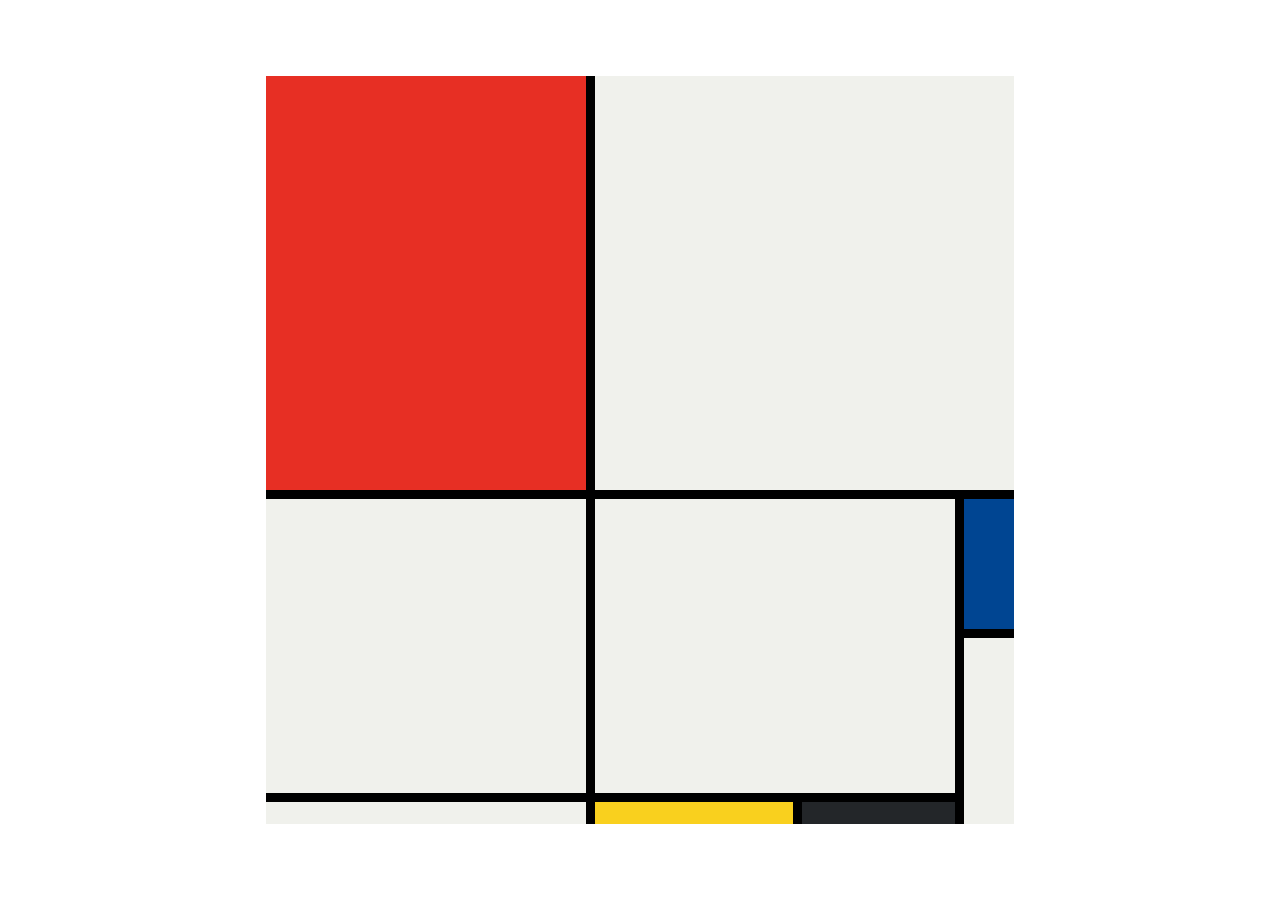
<file: section10/index.html>
<!DOCTYPE html>
<html lang="en">
  <head>
    <meta charset="UTF-8" />
    <meta name="viewport" content="width=device-width, initial-scale=1.0" />
    <title>Mondrian Painting</title>
    <style>
      /*
        Background: #000000
        White: #f0f1eC
        Red: #e72f24
        Black: #232629
        Blue: #004592
        Yellow: #f9d01e
        */
      body {
        display: flex;
        justify-content: center;
        align-items: center;
        height: 100vh;
        margin: 0;
        padding: 0;
      }

      .container {
        height: 748px;
        width: 748px;
        display: grid;
        background-color: #000000;
        grid-template-columns: 320px 198px 153px 50px;
        grid-template-rows: 414px 130px 155px 22px;
        gap: 9px;
      }

      .item {
        background-color: #f0f1ec;
      }

      .red {
        background-color: #e72f24;
      }

      .black {
        background-color: #232629;
      }

      .blue {
        background-color: #004592;
      }

      .yellow {
        background-color: #f9d01e;
      }

      .white1 {
        grid-column: span 3;
      }

      .white2 {
        grid-row: span 2;
      }

      .white3 {
        grid-area: 2 / 2 / 4 / 4;
      }

      .white4 {
        grid-row: span 2;
      }
    </style>
  </head>
  <body>
    <div class="container">
      <div class="item red"></div>
      <div class="item white1"></div>
      <div class="item white2"></div>
      <div class="item white3"></div>
      <div class="item blue"></div>
      <div class="item white4"></div>
      <div class="item"></div>
      <div class="item yellow"></div>
      <div class="item black"></div>
    </div>
  </body>
</html>
</file>
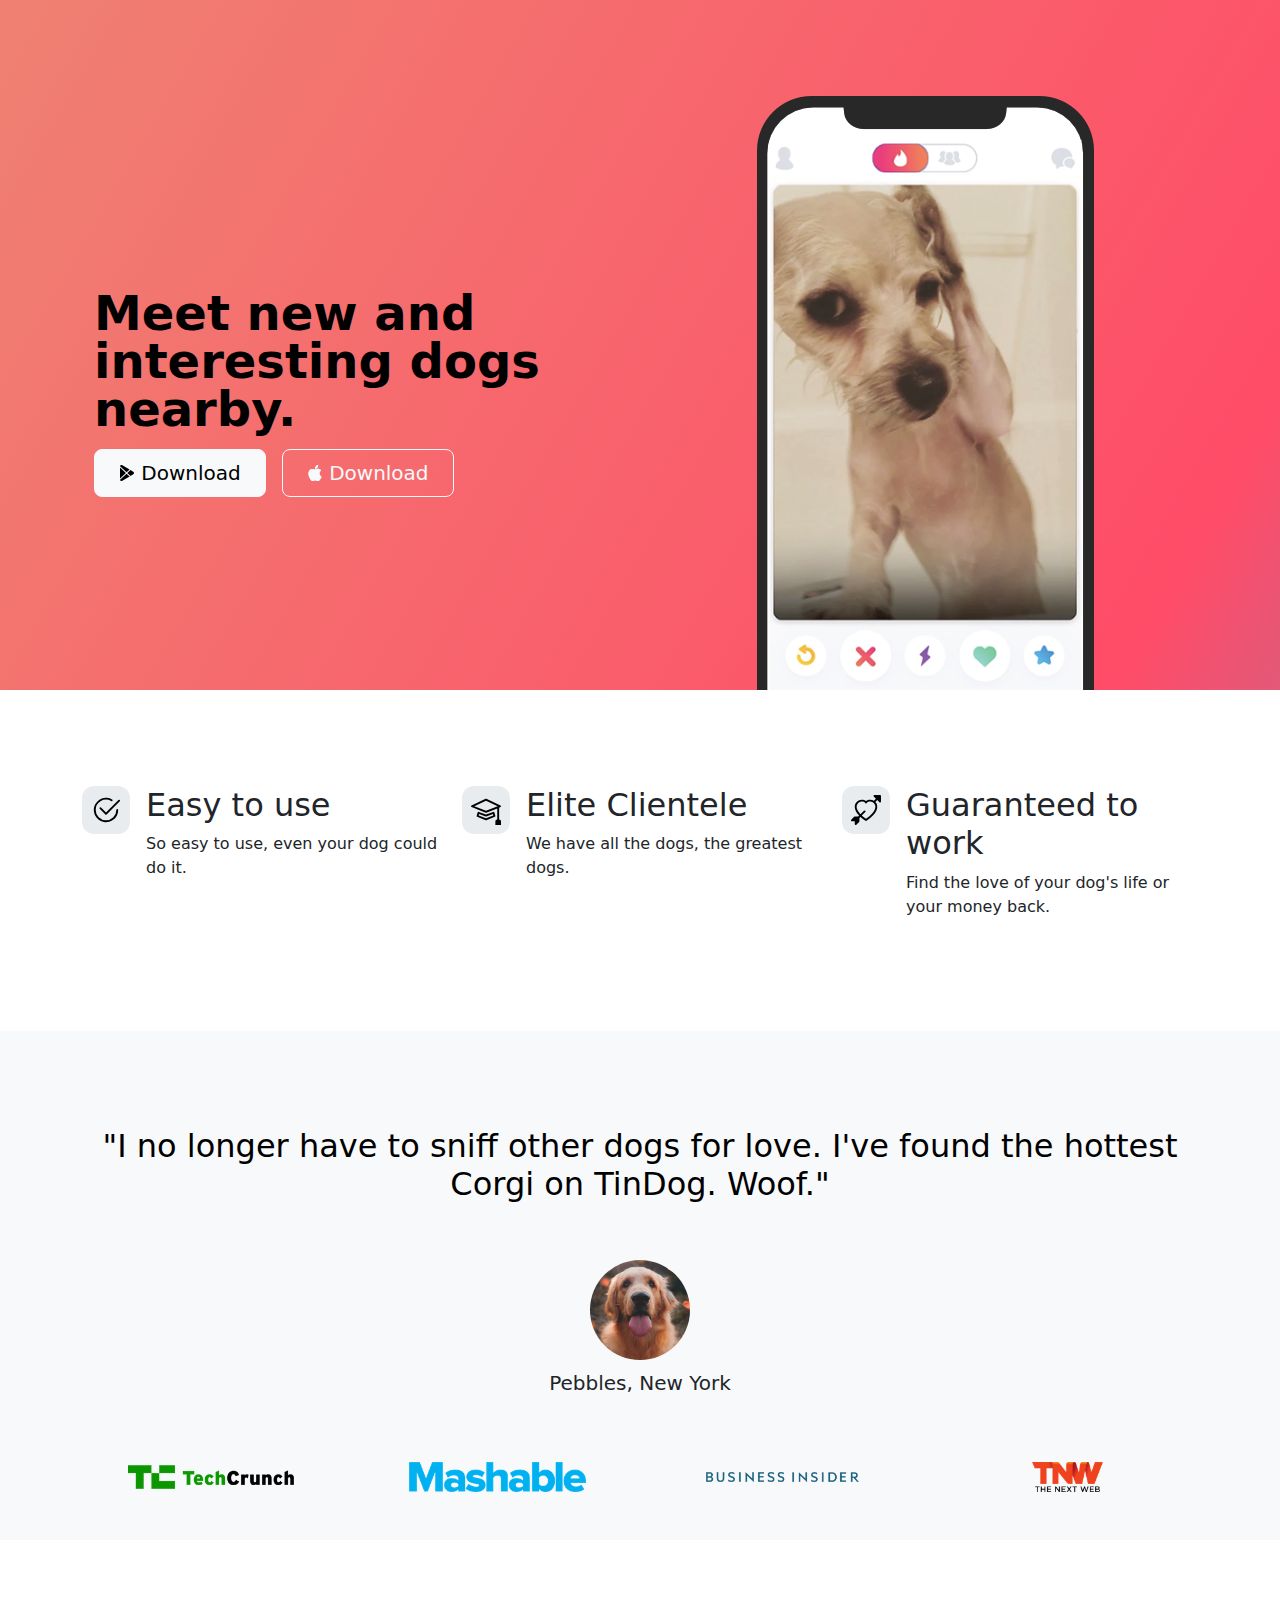
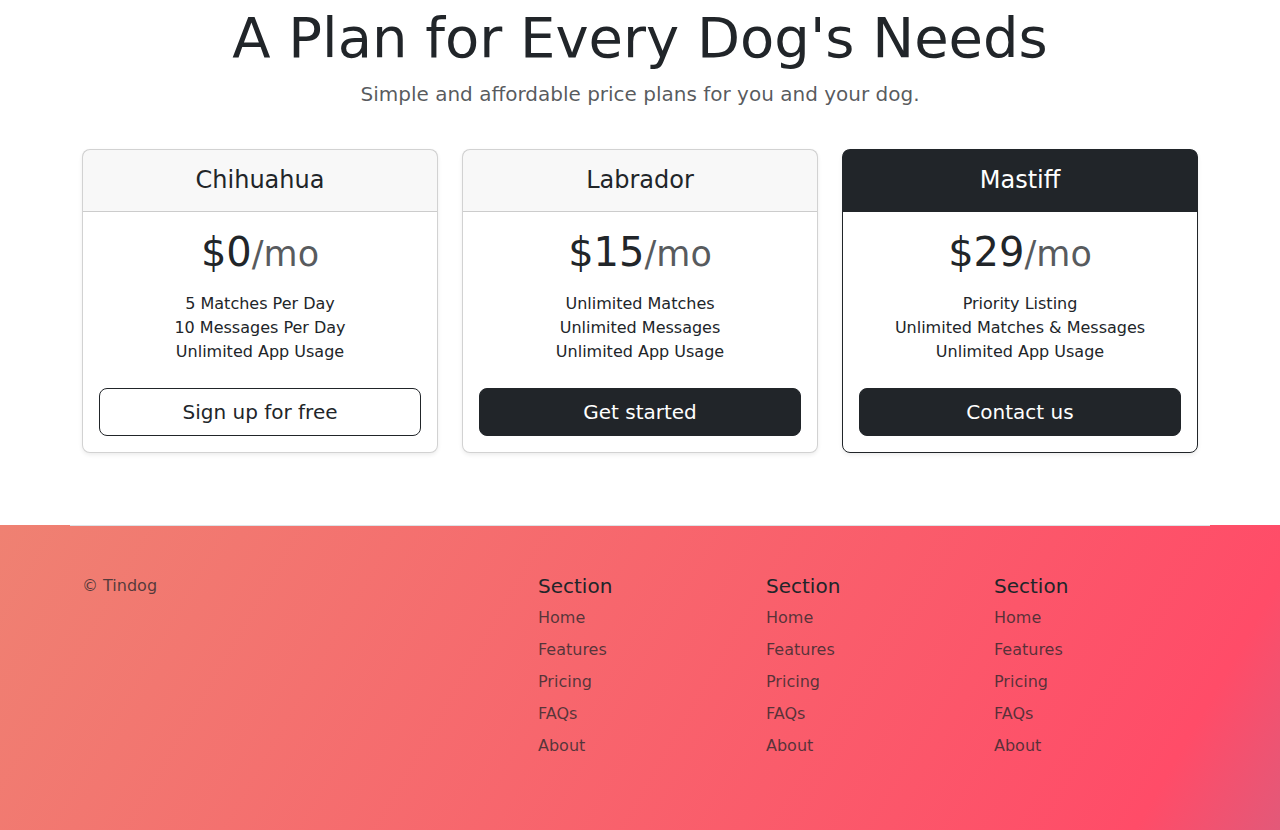
<file: section11/index.html>
<!DOCTYPE html>
<html lang="en">
  <head>
    <meta charset="UTF-8" />
    <meta name="viewport" content="width=device-width, initial-scale=1.0" />
    <title>TinDog</title>
    <link
      href="https://cdn.jsdelivr.net/npm/bootstrap@5.3.3/dist/css/bootstrap.min.css"
      rel="stylesheet"
      integrity="sha384-QWTKZyjpPEjISv5WaRU9OFeRpok6YctnYmDr5pNlyT2bRjXh0JMhjY6hW+ALEwIH"
      crossorigin="anonymous"
    />
    <link rel="stylesheet" href="style.css" />
  </head>

  <body>
    <!-- Title -->
    <section id="title" class="gradient-background">
      <div class="container col-xxl-8 px-4 pt-5">
        <div class="row flex-lg-row-reverse align-items-center g-5 pt-5">
          <div class="col-10 col-sm-8 col-lg-6">
            <img
              src="./images/iphone.png"
              class="d-block mx-lg-auto img-fluid"
              alt="Phone with the application demonstration."
              height="200"
              loading="lazy"
            />
          </div>
          <div class="col-lg-6">
            <h1 class="display-5 fw-bold text-body-emphasis lh-1 mb-3">
              Meet new and interesting dogs nearby.
            </h1>
            <div class="d-grid gap-2 d-md-flex justify-content-md-start">
              <button type="button" class="btn btn-light btn-lg px-4 me-md-2">
                <svg
                  xmlns="http://www.w3.org/2000/svg"
                  width="16"
                  height="16"
                  fill="currentColor"
                  class="bi bi-google-play mb-1"
                  viewBox="0 0 16 16"
                >
                  <path
                    d="M14.222 9.374c1.037-.61 1.037-2.137 0-2.748L11.528 5.04 8.32 8l3.207 2.96 2.694-1.586Zm-3.595 2.116L7.583 8.68 1.03 14.73c.201 1.029 1.36 1.61 2.303 1.055l7.294-4.295ZM1 13.396V2.603L6.846 8 1 13.396ZM1.03 1.27l6.553 6.05 3.044-2.81L3.333.215C2.39-.341 1.231.24 1.03 1.27Z"
                  />
                </svg>
                Download
              </button>
              <button type="button" class="btn btn-outline-light btn-lg px-4">
                <svg
                  xmlns="http://www.w3.org/2000/svg"
                  width="16"
                  height="16"
                  fill="currentColor"
                  class="bi bi-apple mb-1"
                  viewBox="0 0 16 16"
                >
                  <path
                    d="M11.182.008C11.148-.03 9.923.023 8.857 1.18c-1.066 1.156-.902 2.482-.878 2.516.024.034 1.52.087 2.475-1.258.955-1.345.762-2.391.728-2.43Zm3.314 11.733c-.048-.096-2.325-1.234-2.113-3.422.212-2.189 1.675-2.789 1.698-2.854.023-.065-.597-.79-1.254-1.157a3.692 3.692 0 0 0-1.563-.434c-.108-.003-.483-.095-1.254.116-.508.139-1.653.589-1.968.607-.316.018-1.256-.522-2.267-.665-.647-.125-1.333.131-1.824.328-.49.196-1.422.754-2.074 2.237-.652 1.482-.311 3.83-.067 4.56.244.729.625 1.924 1.273 2.796.576.984 1.34 1.667 1.659 1.899.319.232 1.219.386 1.843.067.502-.308 1.408-.485 1.766-.472.357.013 1.061.154 1.782.539.571.197 1.111.115 1.652-.105.541-.221 1.324-1.059 2.238-2.758.347-.79.505-1.217.473-1.282Z"
                  />
                  <path
                    d="M11.182.008C11.148-.03 9.923.023 8.857 1.18c-1.066 1.156-.902 2.482-.878 2.516.024.034 1.52.087 2.475-1.258.955-1.345.762-2.391.728-2.43Zm3.314 11.733c-.048-.096-2.325-1.234-2.113-3.422.212-2.189 1.675-2.789 1.698-2.854.023-.065-.597-.79-1.254-1.157a3.692 3.692 0 0 0-1.563-.434c-.108-.003-.483-.095-1.254.116-.508.139-1.653.589-1.968.607-.316.018-1.256-.522-2.267-.665-.647-.125-1.333.131-1.824.328-.49.196-1.422.754-2.074 2.237-.652 1.482-.311 3.83-.067 4.56.244.729.625 1.924 1.273 2.796.576.984 1.34 1.667 1.659 1.899.319.232 1.219.386 1.843.067.502-.308 1.408-.485 1.766-.472.357.013 1.061.154 1.782.539.571.197 1.111.115 1.652-.105.541-.221 1.324-1.059 2.238-2.758.347-.79.505-1.217.473-1.282Z"
                  />
                </svg>
                Download
              </button>
            </div>
          </div>
        </div>
      </div>
    </section>
    <!-- Features -->
    <section id="features">
      <div class="container mt-5">
        <div class="row g-4 py-5 row-cols-1 row-cols-lg-3">
          <div class="col d-flex align-items-start">
            <div
              class="icon-square text-body-emphasis bg-body-secondary d-inline-flex align-items-center justify-content-center fs-4 flex-shrink-0 me-3"
            >
              <svg
                xmlns="http://www.w3.org/2000/svg"
                height="30"
                fill="currentColor"
                class="bi bi-check2-circle"
                viewBox="0 0 16 16"
              >
                <path
                  d="M2.5 8a5.5 5.5 0 0 1 8.25-4.764.5.5 0 0 0 .5-.866A6.5 6.5 0 1 0 14.5 8a.5.5 0 0 0-1 0 5.5 5.5 0 1 1-11 0z"
                />
                <path
                  d="M15.354 3.354a.5.5 0 0 0-.708-.708L8 9.293 5.354 6.646a.5.5 0 1 0-.708.708l3 3a.5.5 0 0 0 .708 0l7-7z"
                />
              </svg>
            </div>
            <div>
              <h3 class="fs-2">Easy to use</h3>
              <p>So easy to use, even your dog could do it.</p>
            </div>
          </div>
          <div class="col d-flex align-items-start">
            <div
              class="icon-square text-body-emphasis bg-body-secondary d-inline-flex align-items-center justify-content-center fs-4 flex-shrink-0 me-3"
            >
              <svg
                xmlns="http://www.w3.org/2000/svg"
                height="30"
                fill="currentColor"
                class="bi bi-mortarboard"
                viewBox="0 0 16 16"
              >
                <path
                  d="M8.211 2.047a.5.5 0 0 0-.422 0l-7.5 3.5a.5.5 0 0 0 .025.917l7.5 3a.5.5 0 0 0 .372 0L14 7.14V13a1 1 0 0 0-1 1v2h3v-2a1 1 0 0 0-1-1V6.739l.686-.275a.5.5 0 0 0 .025-.917l-7.5-3.5ZM8 8.46 1.758 5.965 8 3.052l6.242 2.913L8 8.46Z"
                />
                <path
                  d="M4.176 9.032a.5.5 0 0 0-.656.327l-.5 1.7a.5.5 0 0 0 .294.605l4.5 1.8a.5.5 0 0 0 .372 0l4.5-1.8a.5.5 0 0 0 .294-.605l-.5-1.7a.5.5 0 0 0-.656-.327L8 10.466 4.176 9.032Zm-.068 1.873.22-.748 3.496 1.311a.5.5 0 0 0 .352 0l3.496-1.311.22.748L8 12.46l-3.892-1.556Z"
                />
              </svg>
            </div>
            <div>
              <h3 class="fs-2">Elite Clientele</h3>
              <p>We have all the dogs, the greatest dogs.</p>
            </div>
          </div>
          <div class="col d-flex align-items-start">
            <div
              class="icon-square text-body-emphasis bg-body-secondary d-inline-flex align-items-center justify-content-center fs-4 flex-shrink-0 me-3"
            >
              <svg
                xmlns="http://www.w3.org/2000/svg"
                height="30"
                fill="currentColor"
                class="bi bi-arrow-through-heart"
                viewBox="0 0 16 16"
              >
                <path
                  fill-rule="evenodd"
                  d="M2.854 15.854A.5.5 0 0 1 2 15.5V14H.5a.5.5 0 0 1-.354-.854l1.5-1.5A.5.5 0 0 1 2 11.5h1.793l.53-.53c-.771-.802-1.328-1.58-1.704-2.32-.798-1.575-.775-2.996-.213-4.092C3.426 2.565 6.18 1.809 8 3.233c1.25-.98 2.944-.928 4.212-.152L13.292 2 12.147.854A.5.5 0 0 1 12.5 0h3a.5.5 0 0 1 .5.5v3a.5.5 0 0 1-.854.354L14 2.707l-1.006 1.006c.236.248.44.531.6.845.562 1.096.585 2.517-.213 4.092-.793 1.563-2.395 3.288-5.105 5.08L8 13.912l-.276-.182a21.86 21.86 0 0 1-2.685-2.062l-.539.54V14a.5.5 0 0 1-.146.354l-1.5 1.5Zm2.893-4.894A20.419 20.419 0 0 0 8 12.71c2.456-1.666 3.827-3.207 4.489-4.512.679-1.34.607-2.42.215-3.185-.817-1.595-3.087-2.054-4.346-.761L8 4.62l-.358-.368c-1.259-1.293-3.53-.834-4.346.761-.392.766-.464 1.845.215 3.185.323.636.815 1.33 1.519 2.065l1.866-1.867a.5.5 0 1 1 .708.708L5.747 10.96Z"
                />
              </svg>
            </div>
            <div>
              <h3 class="fs-2">Guaranteed to work</h3>
              <p>Find the love of your dog's life or your money back.</p>
            </div>
          </div>
        </div>
      </div>
    </section>
    <!-- Testimonial -->
    <section id="testimonial">
      <div class="my-5">
        <div class="p-5 text-center bg-body-tertiary">
          <div class="container py-5">
            <h2 class="text-body-emphasis">
              "I no longer have to sniff other dogs for love. I've found the
              hottest Corgi on TinDog. Woof."
            </h2>
            <img
              class="profile-img mt-5"
              src="./images/dog-img.jpg"
              alt="Dog."
            />
            <p class="col-lg-8 mx-auto lead mt-2">Pebbles, New York</p>
          </div>

          <div class="container">
            <div class="row">
              <div class="col-lg-3 col-sm-12">
                <img
                  src="./images/techcrunch.png"
                  alt="techcrunch"
                  height="30"
                />
              </div>
              <div class="col-lg-3 col-sm-12">
                <img src="./images/mashable.png" alt="mashable" height="30" />
              </div>
              <div class="col-lg-3 col-sm-12">
                <img
                  src="./images/bizinsider.png"
                  alt="bizinsider"
                  height="30"
                />
              </div>
              <div class="col-lg-3 col-sm-12">
                <img src="./images/tnw.png" alt="tnw" height="30" />
              </div>
            </div>
          </div>
        </div>
      </div>
    </section>
    <!-- Pricing -->
    <section id="pricing">
      <div class="container">
        <div class="pricing-header p-3 pb-md-4 mx-auto text-center">
          <h2 class="display-4 fw-normal">A Plan for Every Dog's Needs</h2>
          <p class="fs-5 text-body-secondary">
            Simple and affordable price plans for you and your dog.
          </p>
        </div>

        <div class="row row-cols-1 row-cols-md-3 mb-3 text-center">
          <div class="col">
            <div class="card mb-4 rounded-3 shadow-sm">
              <div class="card-header py-3">
                <h4 class="my-0 fw-normal">Chihuahua</h4>
              </div>
              <div class="card-body">
                <h1 class="card-title pricing-card-title">
                  $0<small class="text-body-secondary fw-light">/mo</small>
                </h1>
                <ul class="list-unstyled mt-3 mb-4">
                  <li>5 Matches Per Day</li>
                  <li>10 Messages Per Day</li>
                  <li>Unlimited App Usage</li>
                </ul>
                <button type="button" class="w-100 btn btn-lg btn-outline-dark">
                  Sign up for free
                </button>
              </div>
            </div>
          </div>
          <div class="col">
            <div class="card mb-4 rounded-3 shadow-sm">
              <div class="card-header py-3">
                <h4 class="my-0 fw-normal">Labrador</h4>
              </div>
              <div class="card-body">
                <h1 class="card-title pricing-card-title">
                  $15<small class="text-body-secondary fw-light">/mo</small>
                </h1>
                <ul class="list-unstyled mt-3 mb-4">
                  <li>Unlimited Matches</li>
                  <li>Unlimited Messages</li>
                  <li>Unlimited App Usage</li>
                </ul>
                <button type="button" class="w-100 btn btn-lg btn-dark">
                  Get started
                </button>
              </div>
            </div>
          </div>
          <div class="col">
            <div class="card mb-4 rounded-3 shadow-sm border-dark">
              <div class="card-header py-3 text-bg-dark border-dark">
                <h4 class="my-0 fw-normal">Mastiff</h4>
              </div>
              <div class="card-body">
                <h1 class="card-title pricing-card-title">
                  $29<small class="text-body-secondary fw-light">/mo</small>
                </h1>
                <ul class="list-unstyled mt-3 mb-4">
                  <li>Priority Listing</li>
                  <li>Unlimited Matches & Messages</li>
                  <li>Unlimited App Usage</li>
                </ul>
                <button type="button" class="w-100 btn btn-lg btn-dark">
                  Contact us
                </button>
              </div>
            </div>
          </div>
        </div>
      </div>
    </section>
    <!-- Footer -->
    <section id="contact" class="gradient-background">
      <div class="container">
        <footer
          class="row row-cols-1 row-cols-sm-2 row-cols-md-5 py-5 mt-5 border-top"
        >
          <div class="col mb-3">
            <p class="text-body-secondary">© Tindog</p>
          </div>

          <div class="col mb-3"></div>

          <div class="col mb-3">
            <h5>Section</h5>
            <ul class="nav flex-column">
              <li class="nav-item mb-2">
                <a href="#" class="nav-link p-0 text-body-secondary">Home</a>
              </li>
              <li class="nav-item mb-2">
                <a href="#" class="nav-link p-0 text-body-secondary"
                  >Features</a
                >
              </li>
              <li class="nav-item mb-2">
                <a href="#" class="nav-link p-0 text-body-secondary">Pricing</a>
              </li>
              <li class="nav-item mb-2">
                <a href="#" class="nav-link p-0 text-body-secondary">FAQs</a>
              </li>
              <li class="nav-item mb-2">
                <a href="#" class="nav-link p-0 text-body-secondary">About</a>
              </li>
            </ul>
          </div>

          <div class="col mb-3">
            <h5>Section</h5>
            <ul class="nav flex-column">
              <li class="nav-item mb-2">
                <a href="#" class="nav-link p-0 text-body-secondary">Home</a>
              </li>
              <li class="nav-item mb-2">
                <a href="#" class="nav-link p-0 text-body-secondary"
                  >Features</a
                >
              </li>
              <li class="nav-item mb-2">
                <a href="#" class="nav-link p-0 text-body-secondary">Pricing</a>
              </li>
              <li class="nav-item mb-2">
                <a href="#" class="nav-link p-0 text-body-secondary">FAQs</a>
              </li>
              <li class="nav-item mb-2">
                <a href="#" class="nav-link p-0 text-body-secondary">About</a>
              </li>
            </ul>
          </div>

          <div class="col mb-3">
            <h5>Section</h5>
            <ul class="nav flex-column">
              <li class="nav-item mb-2">
                <a href="#" class="nav-link p-0 text-body-secondary">Home</a>
              </li>
              <li class="nav-item mb-2">
                <a href="#" class="nav-link p-0 text-body-secondary"
                  >Features</a
                >
              </li>
              <li class="nav-item mb-2">
                <a href="#" class="nav-link p-0 text-body-secondary">Pricing</a>
              </li>
              <li class="nav-item mb-2">
                <a href="#" class="nav-link p-0 text-body-secondary">FAQs</a>
              </li>
              <li class="nav-item mb-2">
                <a href="#" class="nav-link p-0 text-body-secondary">About</a>
              </li>
            </ul>
          </div>
        </footer>
      </div>
    </section>
    <script
      src="https://cdn.jsdelivr.net/npm/bootstrap@5.3.3/dist/js/bootstrap.bundle.min.js"
      integrity="sha384-YvpcrYf0tY3lHB60NNkmXc5s9fDVZLESaAA55NDzOxhy9GkcIdslK1eN7N6jIeHz"
      crossorigin="anonymous"
    ></script>
  </body>
</html>
</file>
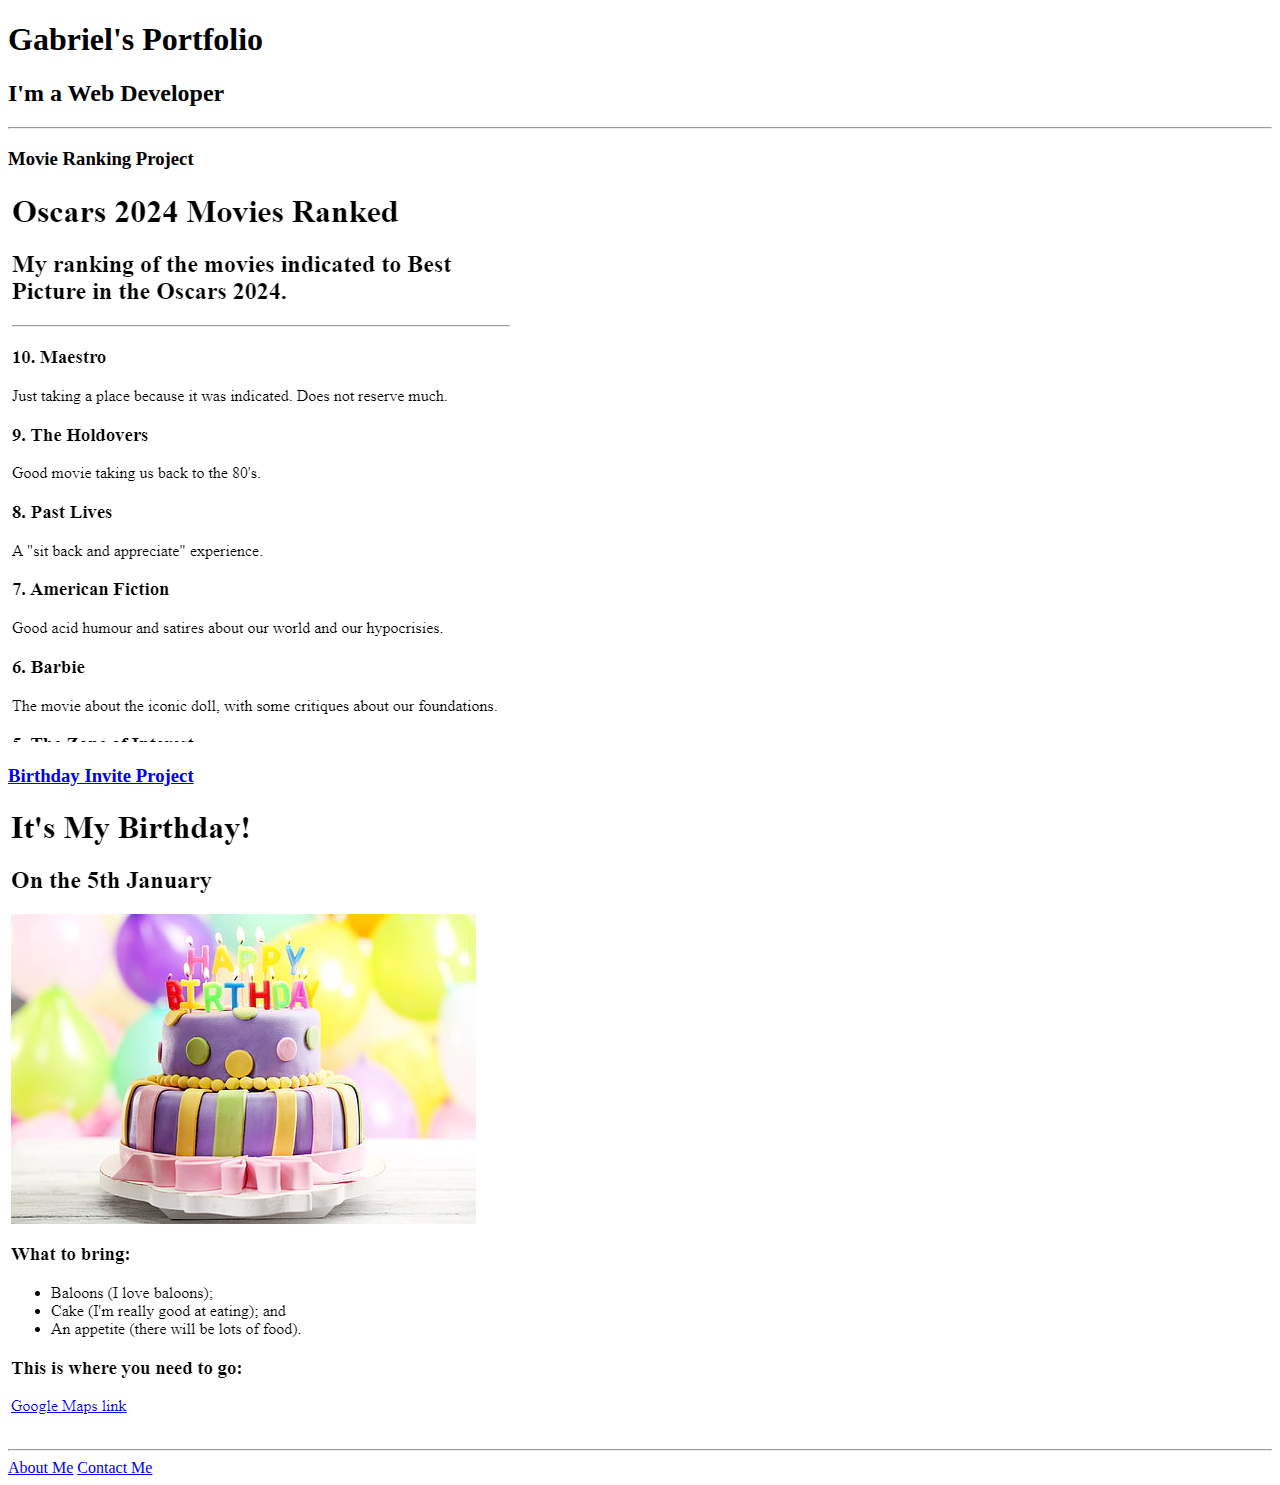
<file: section4/index.html>
<!DOCTYPE html>
<html lang="en">
  <head>
    <meta charset="UTF-8" />
    <meta name="viewport" content="width=device-width, initial-scale=1.0" />
    <title>Portfolio</title>
  </head>
  <body>
    <h1>Gabriel's Portfolio</h1>
    <h2>I'm a Web Developer</h2>
    <hr />
    <h3><a href="./public/movie-ranking.html"></a>Movie Ranking Project</h3>
    <a href="./public/movie-ranking.html"
      ><img
        src="./assets/movie-ranking.png"
        alt="Screenshot of the Movie Ranking webpage."
    /></a>
    <h3><a href="./public/birthday-invite.html">Birthday Invite Project</a></h3>
    <a href="./public/birthday-invite.html"
      ><img
        src="./assets/birthday-invite.png"
        alt="Screenshot of the Birthday Invite webpage."
    /></a>
    <hr />
    <a href="./public/about.html">About Me</a>
    <a href="./public/contact.html">Contact Me</a>
  </body>
</html>
</file>
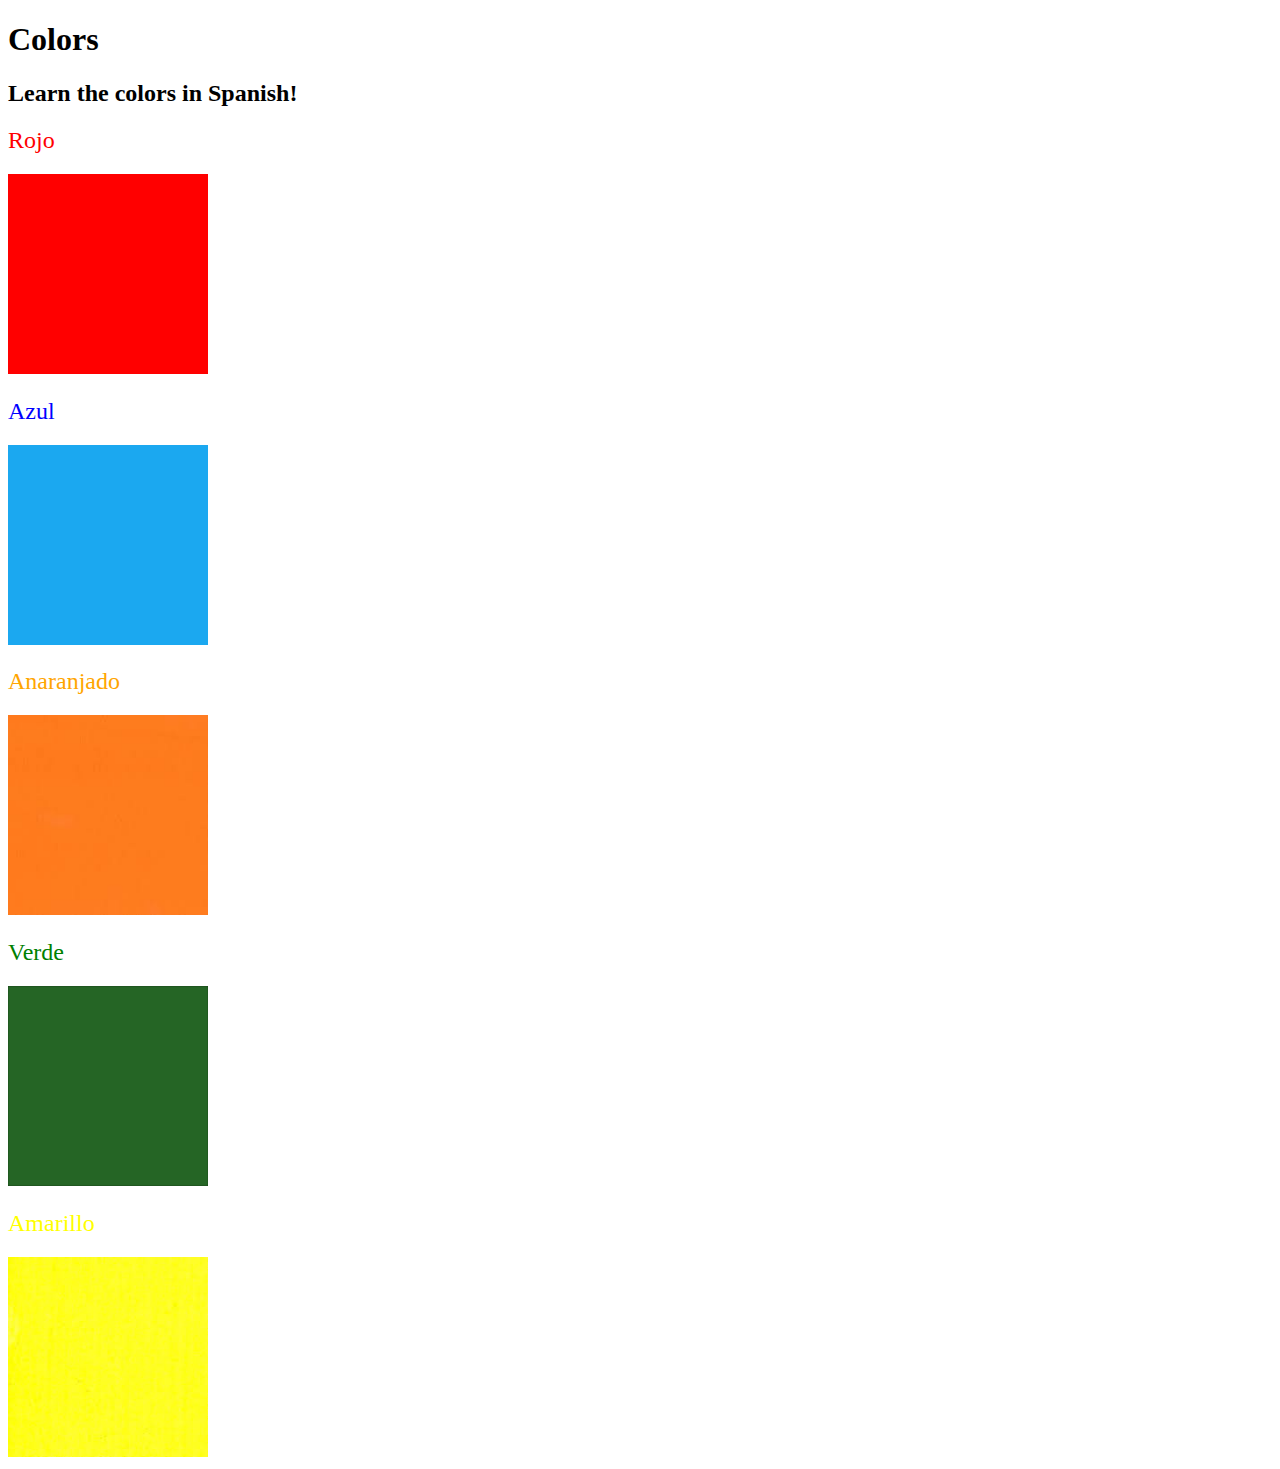
<file: section5/index.html>
<!DOCTYPE html>
<html lang="en">
  <head>
    <meta charset="UTF-8" />
    <title>Spanish Vocabulary</title>
    <link rel="stylesheet" href="./style.css" />
  </head>

  <body>
    <h1>Colors</h1>
    <h2>Learn the colors in Spanish!</h2>
    <h2 class="color-title" id="red">Rojo</h2>
    <img src="./assets/images/red.png" alt="red" />

    <h2 class="color-title" id="blue">Azul</h2>
    <img src="./assets/images/blue.png" alt="blue" />

    <h2 class="color-title" id="orange">Anaranjado</h2>
    <img src="./assets/images/orange.png" alt="orange" />

    <h2 class="color-title" id="green">Verde</h2>
    <img src="./assets/images/green.png" alt="green" />

    <h2 class="color-title" id="yellow">Amarillo</h2>
    <img src="./assets/images/yellow.png" alt="yellow" />
  </body>
</html>
</file>
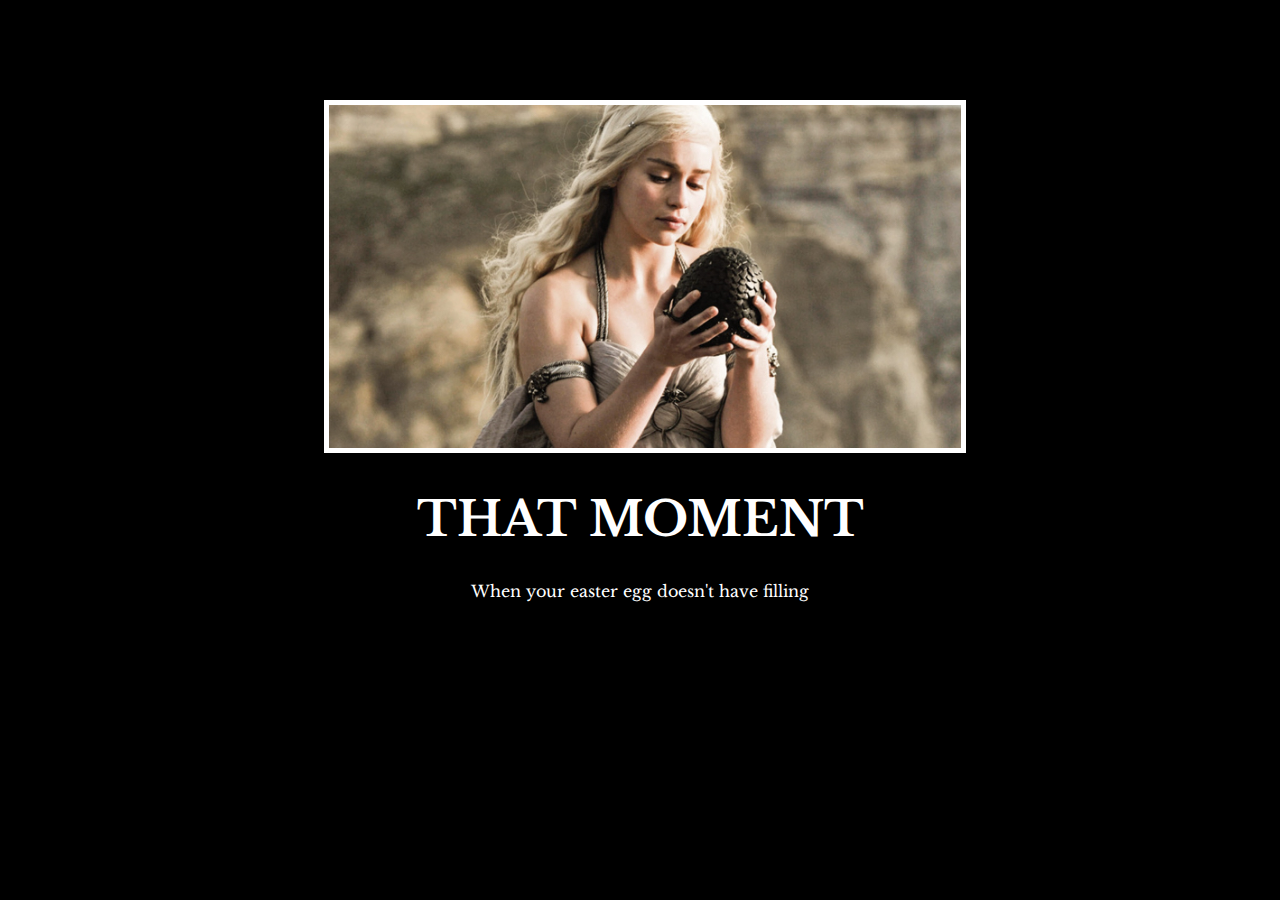
<file: section6/index.html>
<!DOCTYPE html>
<html lang="en">
  <head>
    <meta charset="UTF-8" />
    <meta name="viewport" content="width=device-width, initial-scale=1.0" />
    <title>Motivational Post</title>
    <link rel="stylesheet" href="./style.css" />
    <link rel="preconnect" href="https://fonts.googleapis.com" />
    <link rel="preconnect" href="https://fonts.gstatic.com" crossorigin />
    <link
      rel="stylesheet"
      href="https://fonts.googleapis.com/css2?family=Libre+Baskerville&display=swap"
    />
  </head>
  <body>
    <div class="poster">
      <img
        class="motivational-img"
        src="./assets/images/daenerys.jpeg"
        alt="Daenerys from the Game of Thrones TV series holding a dragon egg."
      />
      <h1>That moment</h1>
      <p>When your easter egg doesn't have filling</p>
    </div>
  </body>
</html>
</file>
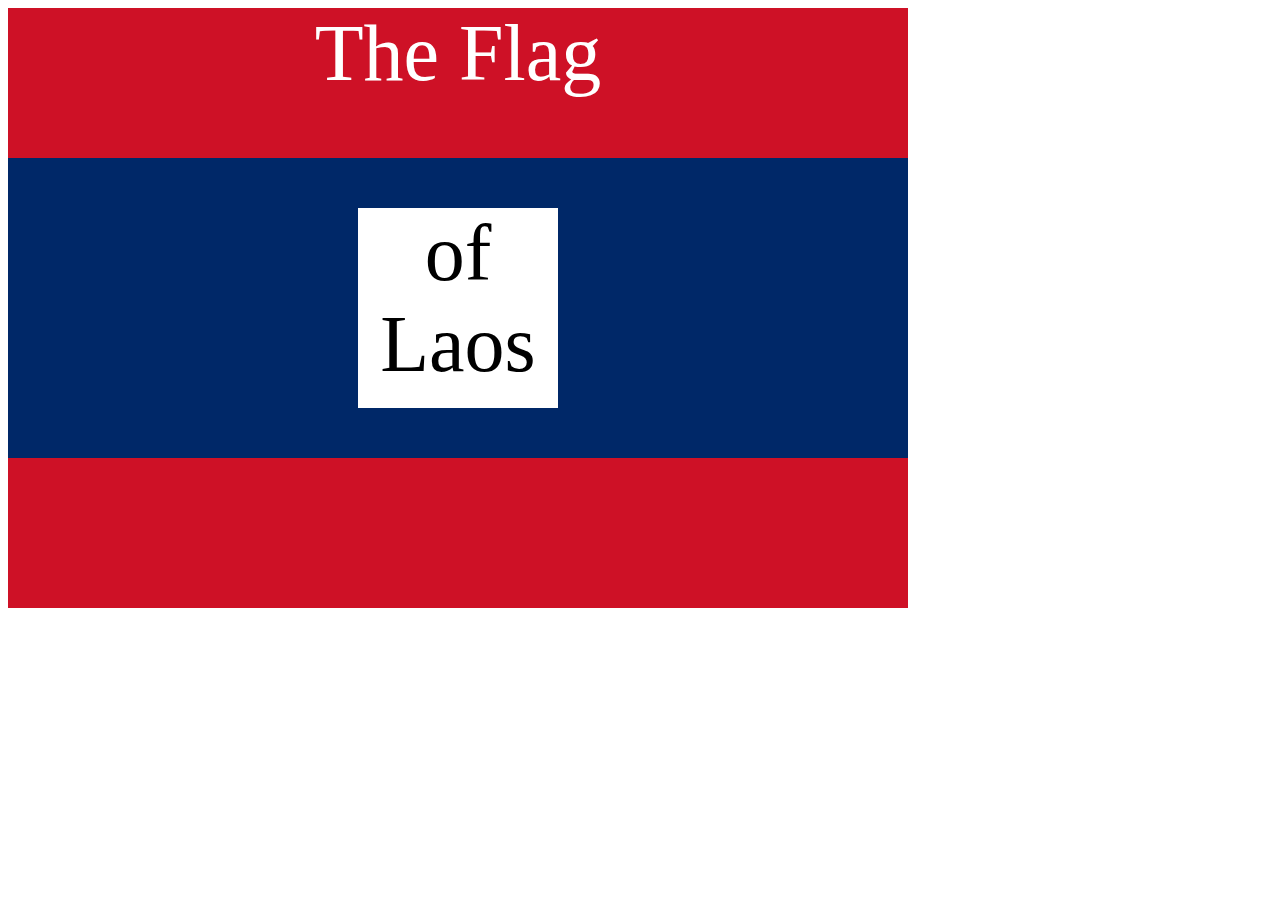
<file: section7/index.html>
<!DOCTYPE html>
<html lang="en">
  <head>
    <meta charset="UTF-8" />
    <meta name="viewport" content="width=device-width, initial-scale=1.0" />
    <title>The Flag of Laos</title>
    <style>
      .flag {
        width: 900px;
        height: 600px;
        background-color: #ce1126;
        position: relative;
      }

      .flag > div {
        width: 100%;
        height: 300px;
        background-color: #002868;
        position: absolute;
        top: 150px;
      }

      .flag > div > div {
        width: 200px;
        height: 200px;
        background-color: #ffffff;
        position: relative;
        top: 50px;
        left: 350px;
      }

      p {
        margin: 0;
        font-size: 5rem;
        text-align: center;
        color: #ffffff;
      }

      .flag div div p {
        color: #000000;
      }
    </style>
  </head>
  <body>
    <div class="flag">
      <p>The Flag</p>
      <div>
        <div>
          <p>of Laos</p>
        </div>
      </div>
    </div>
  </body>
</html>
</file>
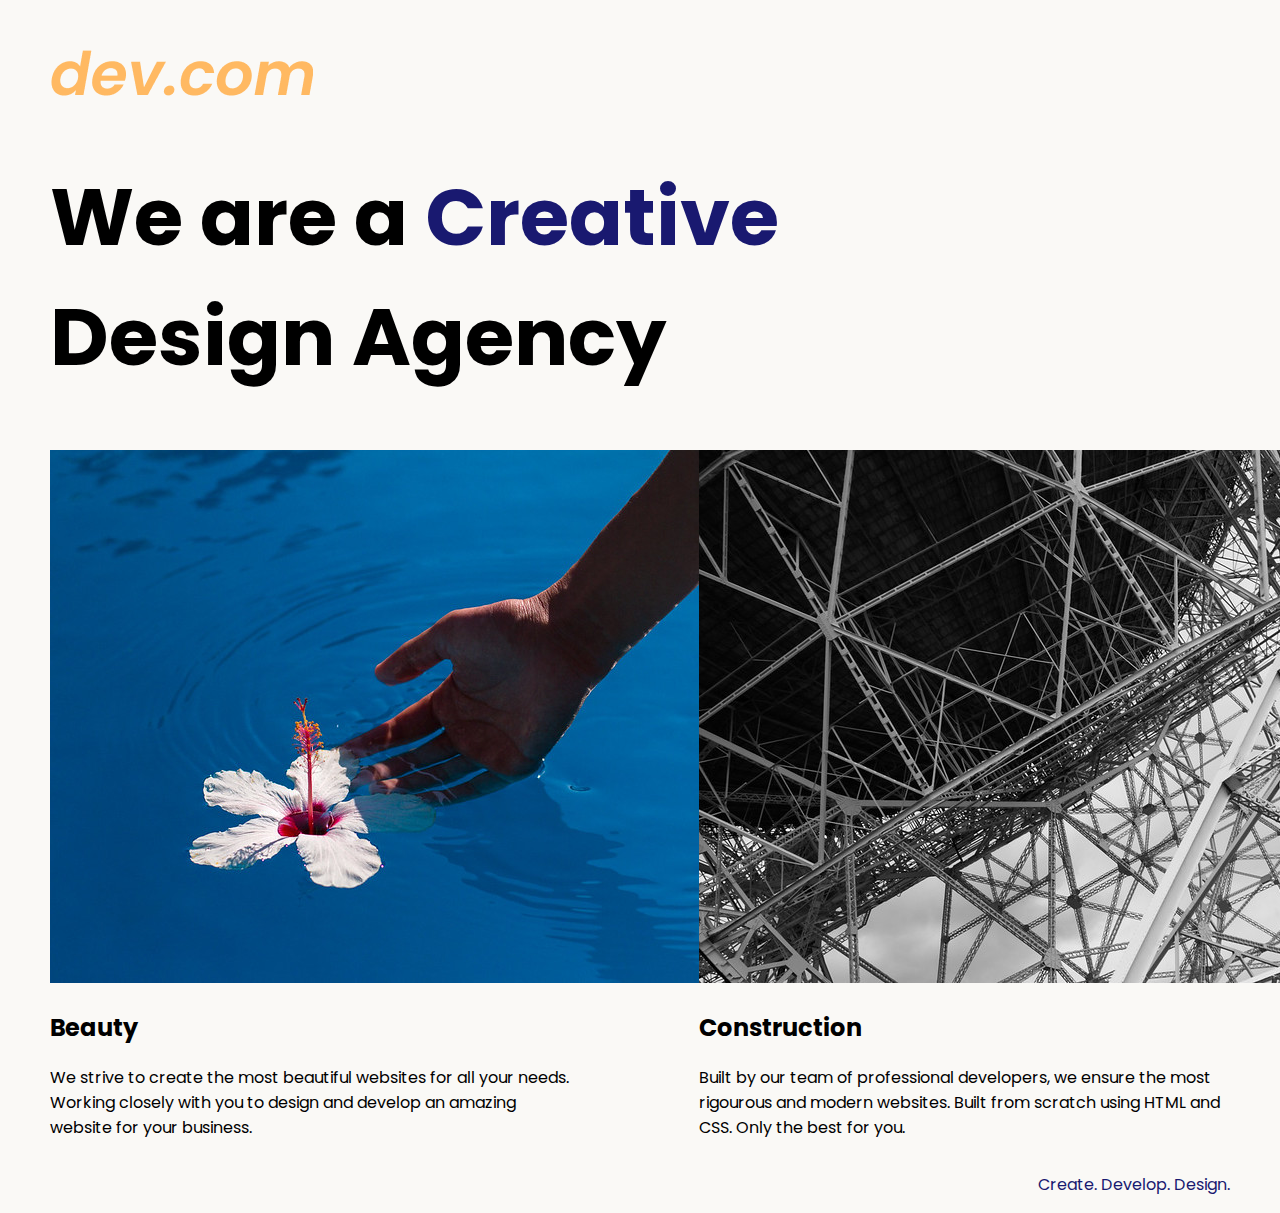
<file: section8/index.html>
<!DOCTYPE html>
<html lang="en">
  <head>
    <meta charset="UTF-8" />
    <meta name="viewport" content="width=device-width, initial-scale=1.0" />
    <title>Agency</title>
    <link rel="stylesheet" href="./style.css" />
    <link rel="preconnect" href="https://fonts.googleapis.com" />
    <link rel="preconnect" href="https://fonts.gstatic.com" crossorigin />
    <link
      href="https://fonts.googleapis.com/css2?family=Poppins:wght@400;700&display=swap"
      rel="stylesheet"
    />
  </head>

  <body>
    <div class="main">
      <img class="logo" src="./assets/images/logo.png" alt="logo" />
      <h1>
        We are a <span class="creative">Creative</span> <br />Design Agency
      </h1>
      <div class="left card">
        <img
          class="tile-image"
          src="./assets/images/beautiful.jpg"
          alt="hand and flower in water"
        />
        <h2 class="card-title">Beauty</h2>
        <p class="card-text">
          We strive to create the most beautiful websites for all your needs.
          Working closely with you to design and develop an amazing website for
          your business.
        </p>
      </div>

      <div class="right card">
        <img
          class="tile-image"
          src="./assets/images/construction.jpg"
          alt="metal structure"
        />
        <h2 class="card-title">Construction</h2>
        <p>
          Built by our team of professional developers, we ensure the most
          rigourous and modern websites. Built from scratch using HTML and CSS.
          Only the best for you.
        </p>
      </div>
    </div>
    <footer>
      <p>Create. Develop. Design.</p>
    </footer>
  </body>
</html>
</file>
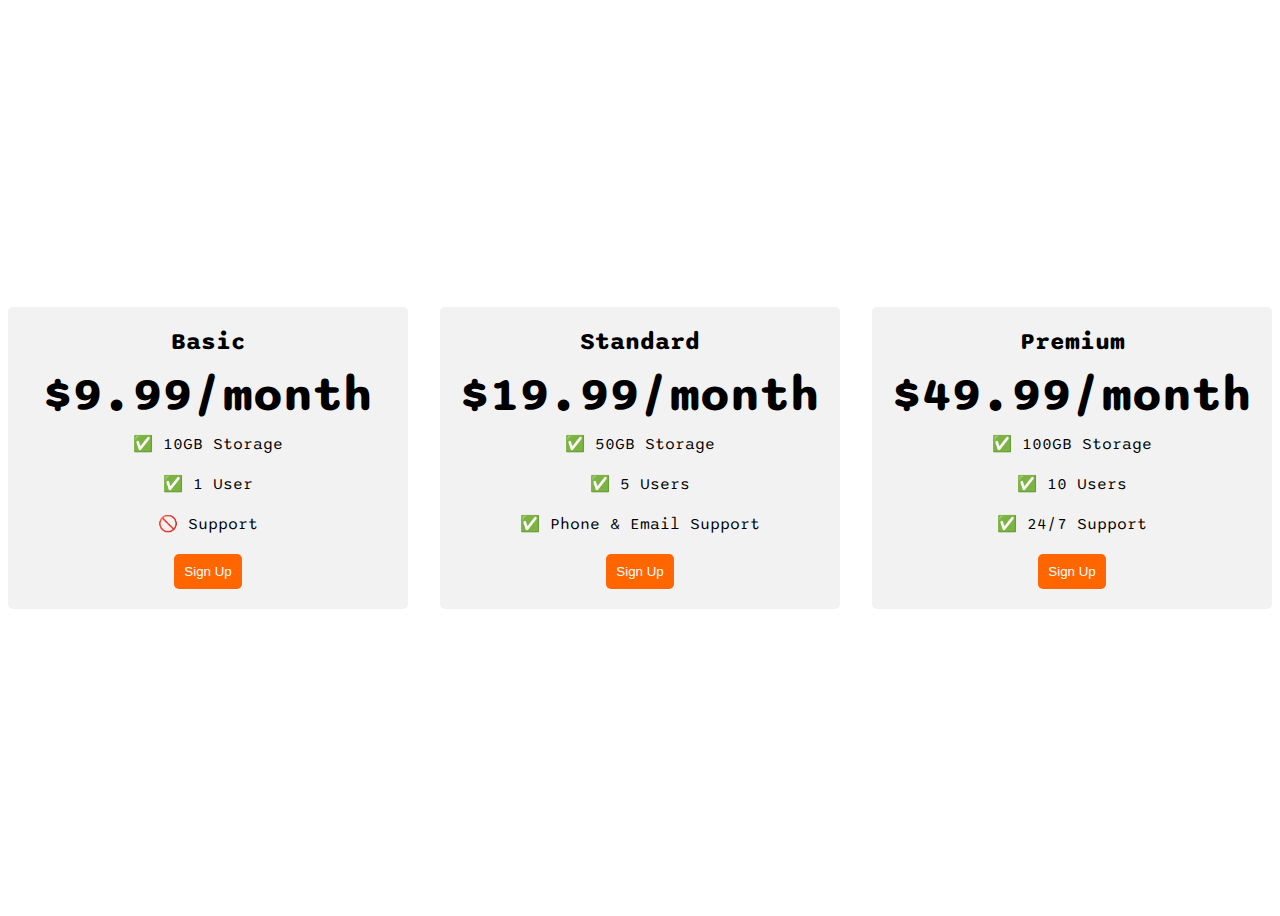
<file: section9/index.html>
<!DOCTYPE html>
<html>
  <head>
    <title>Flexbox Pricing Table</title>
    <link rel="preconnect" href="https://fonts.googleapis.com" />
    <link rel="preconnect" href="https://fonts.gstatic.com" crossorigin />
    <link
      href="https://fonts.googleapis.com/css2?family=Sono:wght@400;700&display=swap"
      rel="stylesheet"
    />
    <style>
      body {
        font-family: "Sono", sans-serif;
      }

      .pricing-container {
        display: flex;
        justify-content: center;
        align-items: center;
        height: 100vh;
        gap: 2rem;
      }

      .pricing-plan {
        flex: 1;
        max-width: 400px;
        padding: 20px;
        background-color: #f2f2f2;
        border-radius: 5px;
        text-align: center;
      }

      .plan-title {
        font-size: 24px;
        font-weight: bold;
        margin-bottom: 10px;
      }

      .plan-price {
        font-size: 48px;
        font-weight: bold;
        margin-bottom: 10px;
      }

      .plan-features {
        list-style: none;
        padding: 0;
        margin: 0;
      }

      .plan-features li {
        margin-bottom: 20px;
      }

      .plan-button {
        padding: 10px;
        background-color: #ff6600;
        color: #ffffff;
        border-radius: 5px;
        border: none;
      }

      @media (max-width: 1250px) {
        .pricing-container {
          flex-direction: column;
          height: 100%;
        }
      }
    </style>
  </head>

  <body>
    <div class="pricing-container">
      <div class="pricing-plan">
        <div class="plan-title">Basic</div>
        <div class="plan-price">$9.99/month</div>
        <ul class="plan-features">
          <li>✅ 10GB Storage</li>
          <li>✅ 1 User</li>
          <li>🚫 Support</li>
        </ul>
        <button class="plan-button">Sign Up</button>
      </div>
      <div class="pricing-plan">
        <div class="plan-title">Standard</div>
        <div class="plan-price">$19.99/month</div>
        <ul class="plan-features">
          <li>✅ 50GB Storage</li>
          <li>✅ 5 Users</li>
          <li>✅ Phone &amp; Email Support</li>
        </ul>
        <button class="plan-button">Sign Up</button>
      </div>
      <div class="pricing-plan">
        <div class="plan-title">Premium</div>
        <div class="plan-price">$49.99/month</div>
        <ul class="plan-features">
          <li>✅ 100GB Storage</li>
          <li>✅ 10 Users</li>
          <li>✅ 24/7 Support</li>
        </ul>
        <button class="plan-button">Sign Up</button>
      </div>
    </div>
  </body>
</html>
</file>
<file: section11/style.css>
.gradient-background {
  background: linear-gradient(300deg, #00bfff, #ff4c68, #ef8172);
  background-size: 180% 180%;
  animation: gradient-animation 18s ease infinite;
}

@keyframes gradient-animation {
  0% {
    background-position: 0% 50%;
  }
  50% {
    background-position: 100% 50%;
  }
  100% {
    background-position: 0% 50%;
  }
}

.icon-square {
  width: 3rem;
  height: 3rem;
  border-radius: 0.75rem;
}

.profile-img {
  height: 100px;
  border-radius: 50%;
}
</file>
<file: section5/style.css>
#red {
  color: red;
}

#blue {
  color: blue;
}

#orange {
  color: orange;
}

#green {
  color: green;
}

#yellow {
  color: yellow;
}

.color-title {
  font-weight: normal;
}

img {
  height: 200px;
  width: 200px;
}
</file>
<file: section6/style.css>
body {
  background-color: black;
}

h1 {
  text-transform: uppercase;
  font-size: 3rem;
}

.poster {
  width: 50%;
  margin-left: 25%;
  margin-top: 100px;
  color: white;
  font-family: "Libre Baskerville", serif;
  text-align: center;
}

.motivational-img {
  border: 5px solid white;
  width: 100%;
}
</file>
<file: section8/style.css>
body {
  font-family: "Poppins", sans-serif;
  margin: 50px 50px 0 50px;
  background-color: #faf9f6;
  display: flex;
  flex-direction: column;
  min-height: 95vh;
}
.main {
  flex: 1;
}

h1 {
  font-size: 5rem;
}

footer {
  text-align: right;
  color: midnightblue;
}

.title-image {
  height: 200px;
  float: left;
  margin-right: 50px;
}

.card {
  width: 45%;
}

.left {
  float: left;
}

.right {
  float: right;
}

.creative {
  color: midnightblue;
}

@media (max-width: 680px) {
  .logo {
    width: 100px;
  }

  h1 {
    font-size: 3.5rem;
    text-align: center;
  }

  .card {
    width: 100%;
    display: block;
    margin-bottom: 30px;
  }

  .card img {
    margin-bottom: 10px;
    width: 100%;
    display: inline;
    object-fit: cover;
  }
}
</file>
